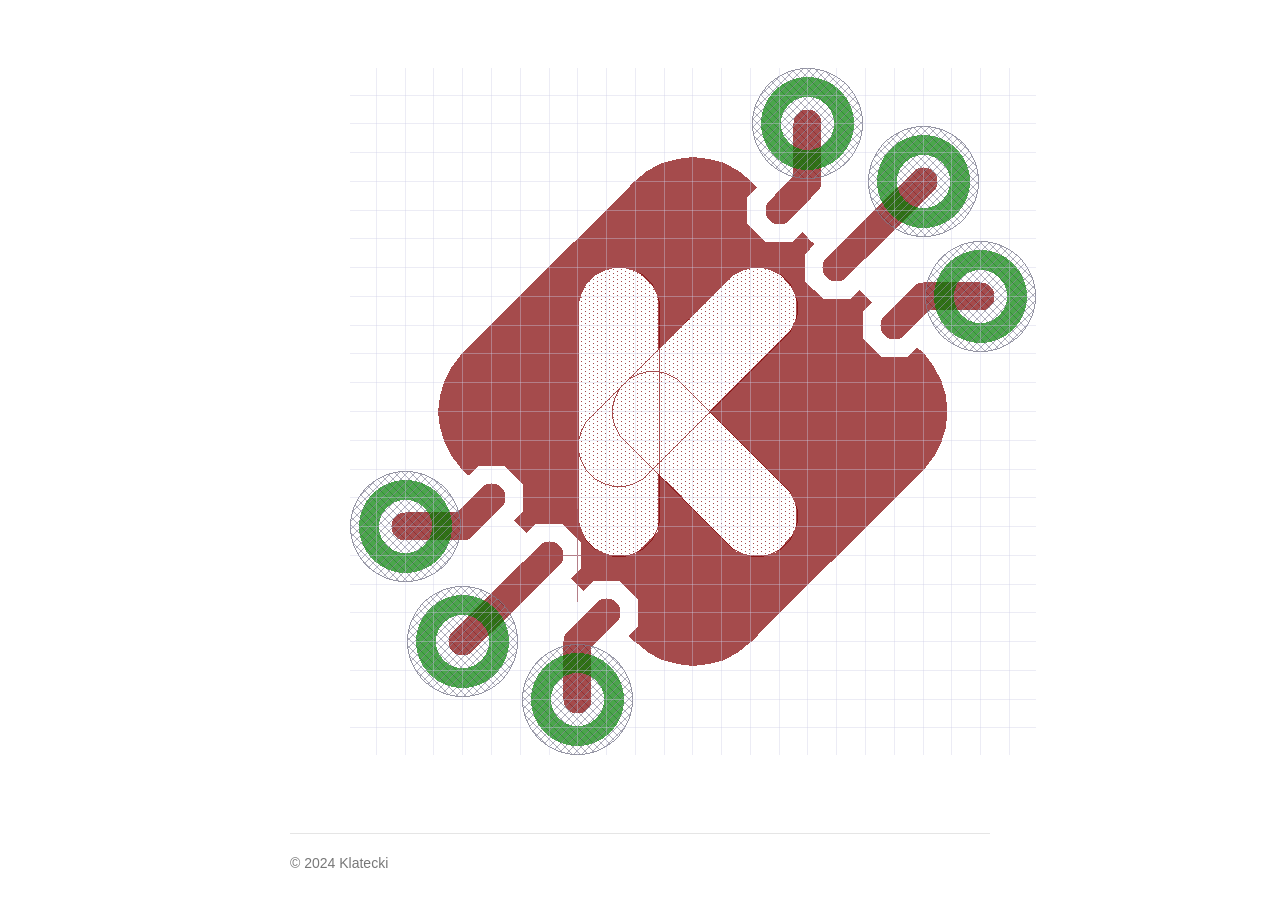
<file: index.html>
<!DOCTYPE html>
<html lang="en">

<head>
        <!-- Global site tag (gtag.js) - Google Analytics -->
        <script async src="https://www.googletagmanager.com/gtag/js?id=G-XKD1MQL7WJ"></script>
        <script>
          window.dataLayer = window.dataLayer || [];
          function gtag(){dataLayer.push(arguments);}
          gtag('js', new Date());

          gtag('config', 'G-XKD1MQL7WJ');
        </script>

        <meta charset="utf-8">
        <meta http-equiv="X-UA-Compatible" content="IE=edge">
        <meta name="viewport" content="width=device-width, initial-scale=1">
        <!-- The above 3 meta tags *must* come first in the head; any other head content must come *after* these tags -->
        <meta name="description" content="Mateusz Klatecki Home Page">
        <meta name="author" content="Mateusz Klatecki">
        <title>klatecki.net</title>
        <link rel="icon" href="favicon.ico">
        <!-- Bootstrap -->
        <link href="bootstrap.min.css" rel="stylesheet">

        <!-- Custom styles for this template -->
        <link href="jumbotron-narrow.css" rel="stylesheet">
</head>

<body>
        <div class="container">

                <div class="jumbotron">
                        <img src="logo.png" />
                </div>

                <footer class="footer">
                        <p>&copy; 2024 Klatecki</p>
                </footer>
        </div> <!-- /container -->
        <!-- jQuery (necessary for Bootstrap's JavaScript plugins) -->
        <script src="jquery.min.js"></script>
        <!-- Include all compiled plugins (below), or include individual files as needed -->
        <script src="bootstrap.min.js"></script>
</body>

</html>
</file>
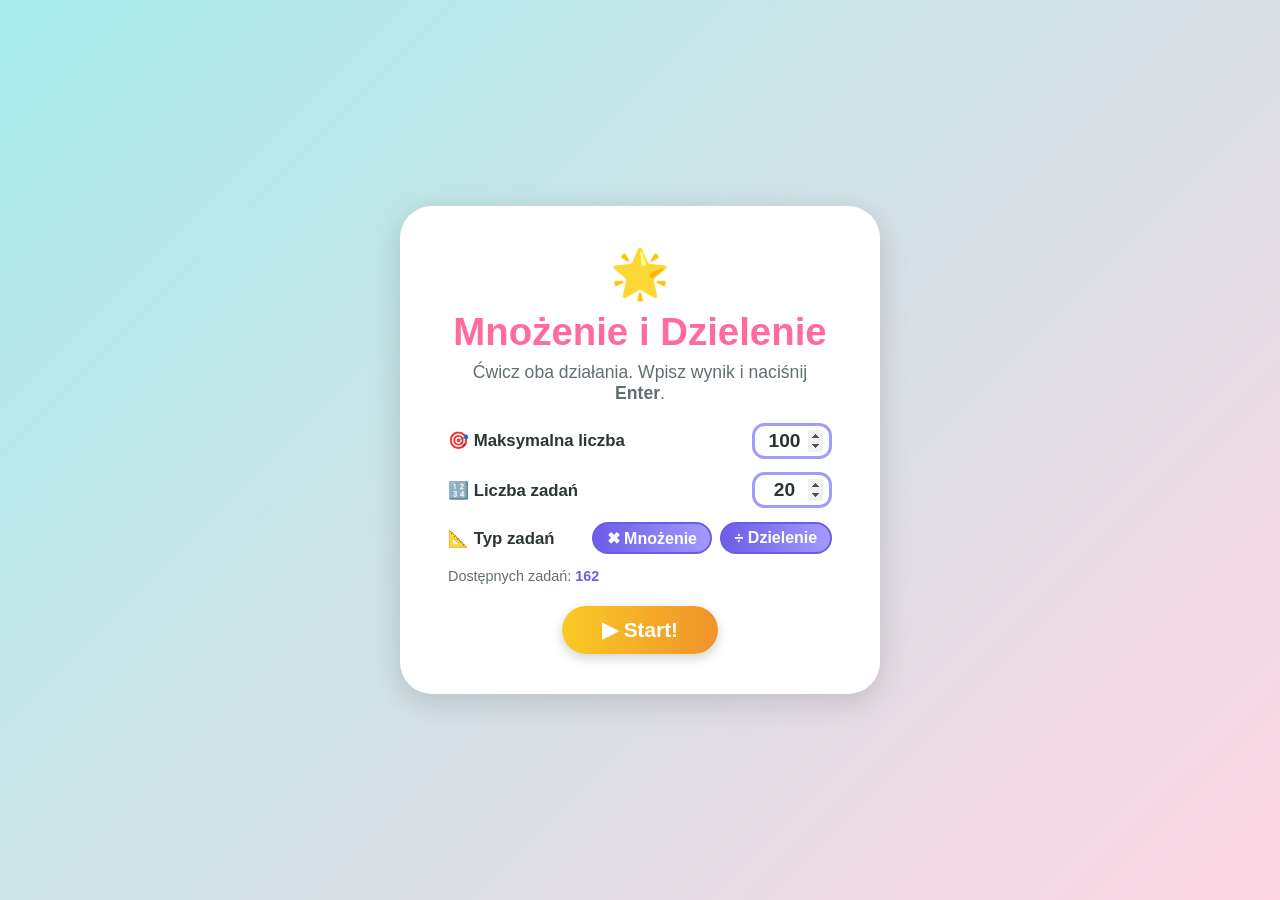
<file: tabliczka/index.html>
<!DOCTYPE html>
<html lang="pl">
<head>
  <meta charset="UTF-8" />
  <meta name="viewport" content="width=device-width, initial-scale=1.0" />
  <meta name="theme-color" content="#6c5ce7" />
  <meta name="mobile-web-app-capable" content="yes">
  <meta name="apple-mobile-web-app-status-bar-style" content="default" />
  <meta name="apple-mobile-web-app-title" content="Tabliczka Math" />
  <link rel="manifest" href="manifest.webmanifest" />
  <link rel="icon" href="icons/icon.svg" type="image/svg+xml" />
  <link rel="apple-touch-icon" href="icons/apple-touch-icon.svg" />
  <link rel="stylesheet" href="styles.css" />
  <title>Mnożenie i Dzielenie 🌟</title>
</head>
<body>

<!-- ═══════════════════════ START SCREEN ═══════════════════════ -->
<div class="card">

  <div id="screen-start" class="screen active">
    <span class="emoji">🌟</span>
    <h1>Mnożenie i Dzielenie</h1>
    <p>Ćwicz oba działania. Wpisz wynik i naciśnij <strong>Enter</strong>.</p>

    <div class="settings">
      <div class="settings-row">
        <label for="cfg-max-result">🎯 Maksymalna liczba</label>
        <input class="setting-input" type="number" id="cfg-max-result"
               min="10" max="100" value="100" />
      </div>
      <div class="settings-row">
        <label for="cfg-total">🔢 Liczba zadań</label>
        <input class="setting-input" type="number" id="cfg-total"
               min="5" max="50" value="20" />
      </div>
      <div class="settings-row">
        <label>📐 Typ zadań</label>
        <div class="type-toggles">
          <label class="type-toggle">
            <input type="checkbox" id="cfg-multiply" checked />
            <span>✖ Mnożenie</span>
          </label>
          <label class="type-toggle">
            <input type="checkbox" id="cfg-divide" checked />
            <span>÷ Dzielenie</span>
          </label>
        </div>
      </div>
      <p class="pairs-hint" id="pairs-hint">Dostępnych zadań: <span id="pairs-count">162</span></p>
      <p class="type-error hidden" id="type-error">⚠ Zaznacz co najmniej jeden typ zadań!</p>
    </div>

    <button class="btn btn-primary" id="btn-start">▶ Start!</button>
  </div>

  <!-- ═══════════════════════ GAME SCREEN ═══════════════════════ -->
  <div id="screen-game" class="screen">
    <p class="progress-label" id="progress-label">Zadanie 1 / 20</p>
    <div class="progress-wrap">
      <div class="progress-bar" id="progress-bar" style="width:0%"></div>
    </div>

    <div class="task" id="task-display">? ? ? = </div>

    <div>
      <input
        class="answer-input"
        type="number"
        id="answer-input"
        min="1" max="100"
        autocomplete="off"
        inputmode="numeric"
        placeholder="?"
      />
    </div>

    <div class="feedback hidden" id="feedback"></div>

    <button class="btn btn-check" id="btn-check">✔ Sprawdź</button>
  </div>

  <!-- ═══════════════════════ RESULTS SCREEN ═══════════════════════ -->
  <div id="screen-results" class="screen">
    <span class="emoji" id="results-emoji">🏆</span>
    <h2>Koniec gry!</h2>

    <div class="stats-grid">
      <div class="stat-box time">
        <div class="stat-value" id="stat-time">0s</div>
        <div class="stat-label">⏱ Czas</div>
      </div>
      <div class="stat-box ok">
        <div class="stat-value" id="stat-correct">0</div>
        <div class="stat-label">✅ Poprawne</div>
      </div>
      <div class="stat-box wrong">
        <div class="stat-value" id="stat-wrong">0</div>
        <div class="stat-label">❌ Błędne</div>
      </div>
    </div>

    <p id="results-message"></p>
    <section class="results-review" id="results-review" hidden>
      <h3>📝 Sprawdź błędne odpowiedzi</h3>
      <ul class="results-review-list" id="results-review-list"></ul>
    </section>
    <button class="btn btn-success" id="btn-restart">🔄 Zagraj ponownie</button>
  </div>

</div><!-- .card -->

<script src="app.js" defer></script>
</body>
</html>
</file>
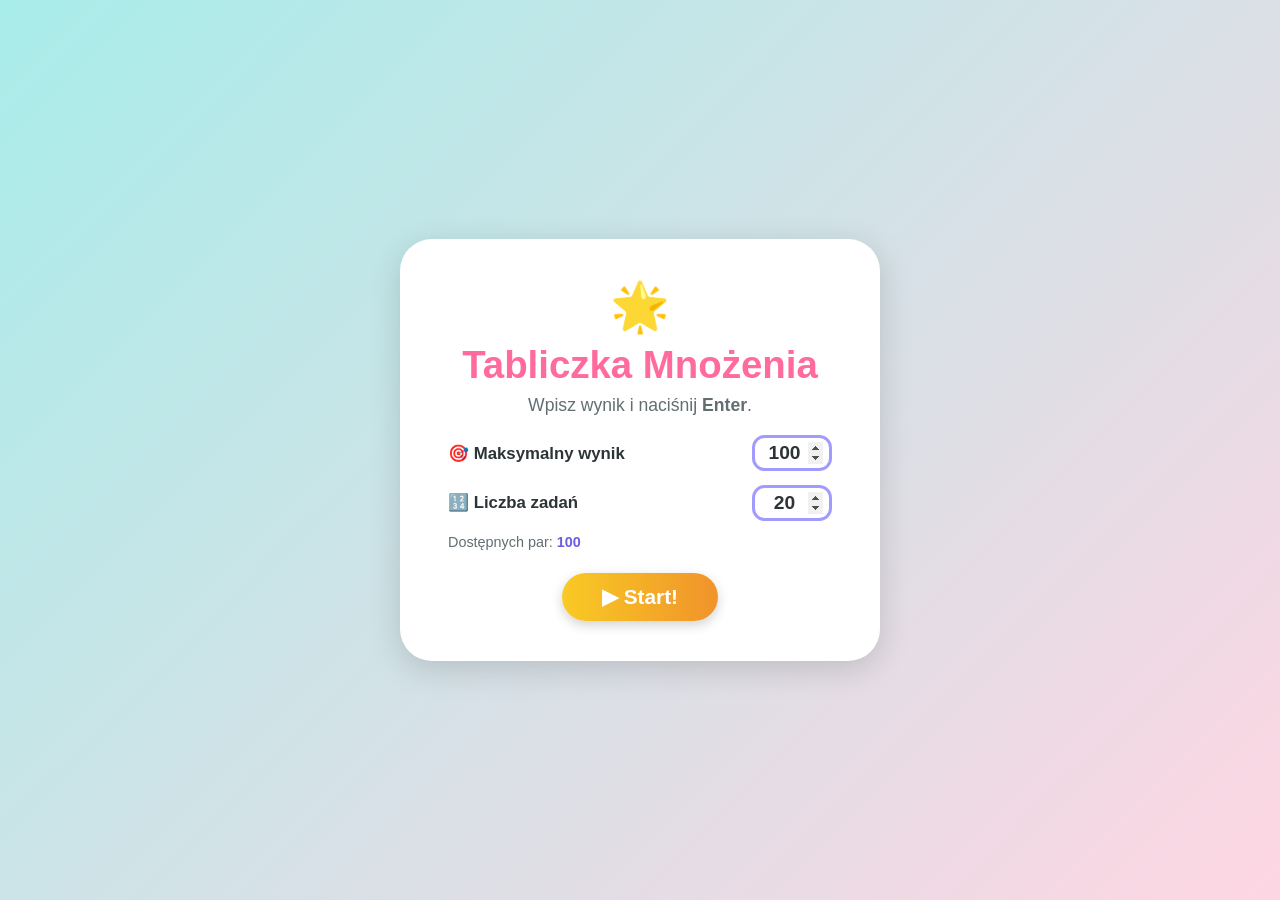
<file: tabliczka.html>
<!DOCTYPE html>
<html lang="pl">
<head>
  <meta charset="UTF-8" />
  <meta name="viewport" content="width=device-width, initial-scale=1.0" />
  <title>Tabliczka Mnożenia 🌟</title>
  <style>
    /* ── Reset & base ── */
    *, *::before, *::after { box-sizing: border-box; margin: 0; padding: 0; }

    body {
      min-height: 100vh;
      display: flex;
      align-items: center;
      justify-content: center;
      font-family: 'Segoe UI', Tahoma, Geneva, Verdana, sans-serif;
      background: linear-gradient(135deg, #a8edea 0%, #fed6e3 100%);
      padding: 1rem;
    }

    /* ── Card container ── */
    .card {
      background: #fff;
      border-radius: 2rem;
      padding: 2.5rem 3rem;
      text-align: center;
      box-shadow: 0 8px 32px rgba(0,0,0,0.15);
      max-width: 480px;
      width: 100%;
    }

    /* ── Typography ── */
    h1 { font-size: 2.4rem; color: #ff6b9d; margin-bottom: .5rem; }
    h2 { font-size: 1.6rem; color: #6c5ce7; margin-bottom: 1.2rem; }
    p  { font-size: 1.1rem; color: #636e72; margin-bottom: 1rem; }

    /* ── Buttons ── */
    .btn {
      display: inline-block;
      padding: .75rem 2.5rem;
      font-size: 1.3rem;
      font-weight: 700;
      border: none;
      border-radius: 3rem;
      cursor: pointer;
      transition: transform .1s, box-shadow .1s;
      box-shadow: 0 4px 12px rgba(0,0,0,0.18);
    }
    .btn:active { transform: scale(.96); box-shadow: 0 2px 6px rgba(0,0,0,0.15); }

    .btn-primary  { background: linear-gradient(90deg, #f9ca24, #f0932b); color: #fff; }
    .btn-success  { background: linear-gradient(90deg, #6ab04c, #badc58); color: #fff; }
    .btn-check    { background: linear-gradient(90deg, #6c5ce7, #a29bfe); color: #fff; }

    /* ── Progress bar ── */
    .progress-wrap {
      background: #dfe6e9;
      border-radius: 1rem;
      height: .75rem;
      overflow: hidden;
      margin-bottom: 1.5rem;
    }
    .progress-bar {
      height: 100%;
      background: linear-gradient(90deg, #fdcb6e, #e17055);
      border-radius: 1rem;
      transition: width .3s ease;
    }
    .progress-label {
      font-size: .95rem;
      color: #636e72;
      margin-bottom: .4rem;
    }

    /* ── Task display ── */
    .task {
      font-size: 3.5rem;
      font-weight: 800;
      color: #2d3436;
      margin: 1rem 0;
      letter-spacing: .05em;
    }

    /* ── Answer input ── */
    .answer-input {
      font-size: 2.2rem;
      width: 6rem;
      text-align: center;
      border: 3px solid #a29bfe;
      border-radius: 1rem;
      padding: .25rem .5rem;
      outline: none;
      transition: border-color .2s;
      color: #2d3436;
      margin-bottom: 1.2rem;
    }
    .answer-input:focus { border-color: #6c5ce7; }

    /* ── Feedback ── */
    .feedback {
      min-height: 2.2rem;
      font-size: 1.4rem;
      font-weight: 700;
      border-radius: .75rem;
      padding: .3rem .8rem;
      margin-bottom: .8rem;
      transition: opacity .2s;
    }
    .feedback.correct { color: #27ae60; background: #d5f5e3; }
    .feedback.wrong   { color: #c0392b; background: #fdecea; }
    .feedback.hidden  { opacity: 0; }

    /* ── Results ── */
    .stats-grid {
      display: grid;
      grid-template-columns: 1fr 1fr 1fr;
      gap: 1rem;
      margin: 1.5rem 0;
    }
    .stat-box {
      background: #f8f9fa;
      border-radius: 1.2rem;
      padding: 1rem .5rem;
    }
    .stat-box .stat-value {
      font-size: 2rem;
      font-weight: 800;
    }
    .stat-box .stat-label {
      font-size: .85rem;
      color: #636e72;
      margin-top: .2rem;
    }
    .stat-box.time   .stat-value { color: #6c5ce7; }
    .stat-box.ok     .stat-value { color: #27ae60; }
    .stat-box.wrong  .stat-value { color: #e17055; }

    /* ── Settings form ── */
    .settings { margin: 1.2rem 0 1.4rem; text-align: left; }
    .settings-row {
      display: flex;
      align-items: center;
      justify-content: space-between;
      gap: .75rem;
      margin-bottom: .85rem;
    }
    .settings-row label {
      font-size: 1.05rem;
      color: #2d3436;
      font-weight: 600;
      flex: 1;
    }
    .setting-input {
      width: 5rem;
      font-size: 1.2rem;
      font-weight: 700;
      text-align: center;
      border: 3px solid #a29bfe;
      border-radius: .8rem;
      padding: .25rem .4rem;
      outline: none;
      color: #2d3436;
      transition: border-color .2s;
      -moz-appearance: textfield;
    }
    .setting-input::-webkit-inner-spin-button,
    .setting-input::-webkit-outer-spin-button { opacity: 1; }
    .setting-input:focus { border-color: #6c5ce7; }
    .setting-input.invalid { border-color: #e17055; background: #fff5f5; }
    .pairs-hint {
      font-size: .9rem;
      color: #636e72;
      margin-bottom: .2rem;
    }
    .pairs-hint span { font-weight: 700; color: #6c5ce7; }

    /* ── Emoji decoration ── */
    .emoji { font-size: 3rem; display: block; margin-bottom: .5rem; }

    /* ── Screen visibility ── */
    .screen { display: none; }
    .screen.active { display: block; }

    /* ── Bounce animation on correct answer ── */
    @keyframes pop {
      0%   { transform: scale(1); }
      50%  { transform: scale(1.15); }
      100% { transform: scale(1); }
    }
    .pop { animation: pop .25s ease; }
  </style>
</head>
<body>

<!-- ═══════════════════════ START SCREEN ═══════════════════════ -->
<div class="card">

  <div id="screen-start" class="screen active">
    <span class="emoji">🌟</span>
    <h1>Tabliczka Mnożenia</h1>
    <p>Wpisz wynik i naciśnij <strong>Enter</strong>.</p>

    <div class="settings">
      <div class="settings-row">
        <label for="cfg-max-result">🎯 Maksymalny wynik</label>
        <input class="setting-input" type="number" id="cfg-max-result"
               min="10" max="100" value="100" />
      </div>
      <div class="settings-row">
        <label for="cfg-total">🔢 Liczba zadań</label>
        <input class="setting-input" type="number" id="cfg-total"
               min="5" max="50" value="20" />
      </div>
      <p class="pairs-hint" id="pairs-hint">Dostępnych par: <span id="pairs-count">100</span></p>
    </div>

    <button class="btn btn-primary" id="btn-start">▶ Start!</button>
  </div>

  <!-- ═══════════════════════ GAME SCREEN ═══════════════════════ -->
  <div id="screen-game" class="screen">
    <p class="progress-label" id="progress-label">Zadanie 1 / 20</p>
    <div class="progress-wrap">
      <div class="progress-bar" id="progress-bar" style="width:0%"></div>
    </div>

    <div class="task" id="task-display">? × ? = </div>

    <div>
      <input
        class="answer-input"
        type="number"
        id="answer-input"
        min="1" max="100"
        autocomplete="off"
        inputmode="numeric"
        placeholder="?"
      />
    </div>

    <div class="feedback hidden" id="feedback"></div>

    <button class="btn btn-check" id="btn-check">✔ Sprawdź</button>
  </div>

  <!-- ═══════════════════════ RESULTS SCREEN ═══════════════════════ -->
  <div id="screen-results" class="screen">
    <span class="emoji" id="results-emoji">🏆</span>
    <h2>Koniec gry!</h2>

    <div class="stats-grid">
      <div class="stat-box time">
        <div class="stat-value" id="stat-time">0s</div>
        <div class="stat-label">⏱ Czas</div>
      </div>
      <div class="stat-box ok">
        <div class="stat-value" id="stat-correct">0</div>
        <div class="stat-label">✅ Poprawne</div>
      </div>
      <div class="stat-box wrong">
        <div class="stat-value" id="stat-wrong">0</div>
        <div class="stat-label">❌ Błędne</div>
      </div>
    </div>

    <p id="results-message"></p>
    <button class="btn btn-success" id="btn-restart">🔄 Zagraj ponownie</button>
  </div>

</div><!-- .card -->

<script>
  /* ══════════════════════════════════════════
     Game class — state and logic
  ══════════════════════════════════════════ */
  class Game {
    static FACTOR_MAX = 10; // czynniki zawsze 1–10

    constructor() {
      this.questions = [];
      this.index = 0;
      this.correct = 0;
      this.wrong = 0;
      this.total = 20;
      this.maxResult = 100;
      this.startTime = null;
      this.endTime = null;
    }

    /** Returns all unique pairs (a,b) with a*b <= maxResult */
    static availablePairs(maxResult) {
      const pairs = [];
      for (let a = 1; a <= Game.FACTOR_MAX; a++)
        for (let b = 1; b <= Game.FACTOR_MAX; b++)
          if (a * b <= maxResult) pairs.push([a, b]);
      return pairs;
    }

    /** Generate `total` unique shuffled pairs from the filtered pool */
    generateQuestions() {
      const pool = Game.availablePairs(this.maxResult);
      for (let i = pool.length - 1; i > 0; i--) {
        const j = Math.floor(Math.random() * (i + 1));
        [pool[i], pool[j]] = [pool[j], pool[i]];
      }
      this.questions = pool.slice(0, this.total);
    }

    start(total, maxResult) {
      this.maxResult = maxResult;
      const available = Game.availablePairs(maxResult).length;
      this.total = Math.min(total, available);
      this.generateQuestions();
      this.index = 0;
      this.correct = 0;
      this.wrong = 0;
      this.startTime = Date.now();
      this.endTime = null;
    }

    get current() { return this.questions[this.index]; }
    get isFinished() { return this.index >= this.total; }
    get progress() { return this.index / this.total; }

    /** Submit an answer. Returns true if correct. */
    submit(value) {
      const [a, b] = this.current;
      const isCorrect = value === a * b;
      if (isCorrect) this.correct++; else this.wrong++;
      this.index++;
      if (this.isFinished) this.endTime = Date.now();
      return isCorrect;
    }

    get elapsedSeconds() {
      const ms = (this.endTime || Date.now()) - this.startTime;
      return (ms / 1000).toFixed(1);
    }
  }

  /* ══════════════════════════════════════════
     UI helpers
  ══════════════════════════════════════════ */
  const $ = id => document.getElementById(id);

  function showScreen(name) {
    ['start', 'game', 'results'].forEach(s => {
      $(`screen-${s}`).classList.toggle('active', s === name);
    });
  }

  /* ══════════════════════════════════════════
     Controller
  ══════════════════════════════════════════ */
  const game = new Game();
  let waitingForNext = false; // true while showing feedback, before advancing

  /* ── Settings helpers ── */
  function getSettings() {
    const maxResult = Math.min(100, Math.max(10, parseInt($('cfg-max-result').value, 10) || 100));
    const total     = Math.min(50,  Math.max(5,  parseInt($('cfg-total').value,      10) || 20));
    return { maxResult, total };
  }

  function updatePairsHint() {
    const { maxResult, total } = getSettings();
    const available = Game.availablePairs(maxResult).length;
    $('pairs-count').textContent = available;
    const totalInput = $('cfg-total');
    if (total > available) {
      totalInput.classList.add('invalid');
      $('pairs-hint').title = `Zmniejszono liczbę zadań do ${available}`;
    } else {
      totalInput.classList.remove('invalid');
      $('pairs-hint').title = '';
    }
  }

  $('cfg-max-result').addEventListener('input', updatePairsHint);
  $('cfg-total').addEventListener('input', updatePairsHint);
  updatePairsHint(); // init on load

  function renderQuestion() {
    const [a, b] = game.current;
    $('task-display').textContent = `${a} × ${b} = `;
    $('answer-input').value = '';
    $('answer-input').focus();
    hideFeedback();
    updateProgress();
  }

  function updateProgress() {
    const n = game.index + 1;
    $('progress-label').textContent = `Zadanie ${n} / ${game.total}`;
    $('progress-bar').style.width = `${game.progress * 100}%`;
  }

  function showFeedback(text, cls) {
    const el = $('feedback');
    el.textContent = text;
    el.className = `feedback ${cls}`;
  }

  function hideFeedback() {
    $('feedback').className = 'feedback hidden';
    $('feedback').textContent = '';
  }

  function handleAnswer() {
    if (waitingForNext) {
      advanceOrFinish();
      return;
    }

    const raw = $('answer-input').value.trim();
    if (raw === '') return;
    const value = parseInt(raw, 10);
    if (isNaN(value)) return;

    const [a, b] = game.current;
    const isCorrect = game.submit(value);

    if (isCorrect) {
      showFeedback('✅ Brawo! To dobra odpowiedź!', 'correct');
      $('task-display').classList.add('pop');
      setTimeout(() => $('task-display').classList.remove('pop'), 300);
    } else {
      showFeedback(`❌ Błąd! ${a} × ${b} = ${a * b}`, 'wrong');
    }

    $('btn-check').textContent = game.isFinished ? '📊 Wyniki' : '➡ Dalej';
    waitingForNext = true;
  }

  function advanceOrFinish() {
    waitingForNext = false;
    $('btn-check').textContent = '✔ Sprawdź';
    if (game.isFinished) {
      showResults();
    } else {
      renderQuestion();
    }
  }

  function showResults() {
    const secs = parseFloat(game.elapsedSeconds);
    const timeStr = secs >= 60
      ? `${Math.floor(secs / 60)}m ${(secs % 60).toFixed(1)}s`
      : `${secs.toFixed(1)}s`;

    $('stat-time').textContent = timeStr;
    $('stat-correct').textContent = game.correct;
    $('stat-wrong').textContent = game.wrong;

    const pct = game.correct / game.total;
    let emoji = '🌟', msg = '';
    if (pct === 1)        { emoji = '🏆'; msg = 'Perfekcyjny wynik! Jesteś mistrzem!'; }
    else if (pct >= 0.8)  { emoji = '😊'; msg = 'Świetny wynik! Tak trzymaj!'; }
    else if (pct >= 0.5)  { emoji = '💪'; msg = 'Dobra robota! Ćwicz dalej!'; }
    else                  { emoji = '📚'; msg = 'Nie poddawaj się! Spróbuj jeszcze raz!'; }

    $('results-emoji').textContent = emoji;
    $('results-message').textContent = msg;
    showScreen('results');
  }

  /* ══════════════════════════════════════════
     Event listeners
  ══════════════════════════════════════════ */
  $('btn-start').addEventListener('click', () => {
    const { maxResult, total } = getSettings();
    game.start(total, maxResult);
    waitingForNext = false;
    $('btn-check').textContent = '✔ Sprawdź';
    showScreen('game');
    renderQuestion();
  });

  $('btn-check').addEventListener('click', handleAnswer);

  $('answer-input').addEventListener('keydown', e => {
    if (e.key === 'Enter') handleAnswer();
  });

  $('btn-restart').addEventListener('click', () => {
    showScreen('start');
  });
</script>
</body>
</html>
</file>
<file: jumbotron-narrow.css>
/* Space out content a bit */
body {
  padding-top: 20px;
  padding-bottom: 20px;
}

/* Everything but the jumbotron gets side spacing for mobile first views */
.header,
.marketing,
.footer {
  padding-right: 15px;
  padding-left: 15px;
}

/* Custom page header */
.header {
  padding-bottom: 20px;
  border-bottom: 1px solid #e5e5e5;
}
/* Make the masthead heading the same height as the navigation */
.header h3 {
  margin-top: 0;
  margin-bottom: 0;
  line-height: 40px;
}

/* Custom page footer */
.footer {
  padding-top: 19px;
  color: #777;
  border-top: 1px solid #e5e5e5;
}

/* Customize container */
@media (min-width: 768px) {
  .container {
    max-width: 730px;
  }
}
.container-narrow > hr {
  margin: 30px 0;
}

/* Main marketing message and sign up button */
.jumbotron {
  text-align: center;
  border-bottom: 2px solid #e5e5e5;
  background-color: #FFF
}
.jumbotron .btn {
  padding: 14px 24px;
  font-size: 21px;
}

/* Supporting marketing content */
.marketing {
  margin: 40px 0;
}
.marketing p + h4 {
  margin-top: 28px;
}

/* Responsive: Portrait tablets and up */
@media screen and (min-width: 768px) {
  /* Remove the padding we set earlier */
  .header,
  .marketing,
  .footer {
    padding-right: 0;
    padding-left: 0;
  }
  /* Space out the masthead */
  .header {
    margin-bottom: 0px;
  }
  /* Remove the bottom border on the jumbotron for visual effect */
  .jumbotron {
    border-bottom: 0;
  }
}
</file>
<file: tabliczka/styles.css>
/* Reset & base */
*,
*::before,
*::after {
  box-sizing: border-box;
  margin: 0;
  padding: 0;
}

body {
  min-height: 100vh;
  display: flex;
  align-items: center;
  justify-content: center;
  font-family: 'Segoe UI', Tahoma, Geneva, Verdana, sans-serif;
  background: linear-gradient(135deg, #a8edea 0%, #fed6e3 100%);
  padding: 1rem;
}

/* Card container */
.card {
  background: #fff;
  border-radius: 2rem;
  padding: 2.5rem 3rem;
  text-align: center;
  box-shadow: 0 8px 32px rgba(0, 0, 0, 0.15);
  max-width: 480px;
  width: 100%;
}

/* Typography */
h1 {
  font-size: 2.4rem;
  color: #ff6b9d;
  margin-bottom: 0.5rem;
}

h2 {
  font-size: 1.6rem;
  color: #6c5ce7;
  margin-bottom: 1.2rem;
}

h3 {
  font-size: 1.15rem;
  color: #2d3436;
  margin-bottom: 0.85rem;
}

p {
  font-size: 1.1rem;
  color: #636e72;
  margin-bottom: 1rem;
}

/* Buttons */
.btn {
  display: inline-block;
  padding: 0.75rem 2.5rem;
  font-size: 1.3rem;
  font-weight: 700;
  border: none;
  border-radius: 3rem;
  cursor: pointer;
  transition: transform 0.1s, box-shadow 0.1s;
  box-shadow: 0 4px 12px rgba(0, 0, 0, 0.18);
}

.btn:active {
  transform: scale(0.96);
  box-shadow: 0 2px 6px rgba(0, 0, 0, 0.15);
}

.btn-primary {
  background: linear-gradient(90deg, #f9ca24, #f0932b);
  color: #fff;
}

.btn-success {
  background: linear-gradient(90deg, #6ab04c, #badc58);
  color: #fff;
}

.btn-check {
  background: linear-gradient(90deg, #6c5ce7, #a29bfe);
  color: #fff;
}

/* Progress bar */
.progress-wrap {
  background: #dfe6e9;
  border-radius: 1rem;
  height: 0.75rem;
  overflow: hidden;
  margin-bottom: 1.5rem;
}

.progress-bar {
  height: 100%;
  background: linear-gradient(90deg, #fdcb6e, #e17055);
  border-radius: 1rem;
  transition: width 0.3s ease;
}

.progress-label {
  font-size: 0.95rem;
  color: #636e72;
  margin-bottom: 0.4rem;
}

/* Task display */
.task {
  font-size: 3.5rem;
  font-weight: 800;
  color: #2d3436;
  margin: 1rem 0;
  letter-spacing: 0.05em;
}

/* Answer input */
.answer-input {
  font-size: 2.2rem;
  width: 6rem;
  text-align: center;
  border: 3px solid #a29bfe;
  border-radius: 1rem;
  padding: 0.25rem 0.5rem;
  outline: none;
  transition: border-color 0.2s;
  color: #2d3436;
  margin-bottom: 1.2rem;
}

.answer-input:focus {
  border-color: #6c5ce7;
}

/* Feedback */
.feedback {
  min-height: 2.2rem;
  font-size: 1.4rem;
  font-weight: 700;
  border-radius: 0.75rem;
  padding: 0.3rem 0.8rem;
  margin-bottom: 0.8rem;
  transition: opacity 0.2s;
}

.feedback.correct {
  color: #27ae60;
  background: #d5f5e3;
}

.feedback.wrong {
  color: #c0392b;
  background: #fdecea;
}

.feedback.hidden {
  opacity: 0;
}

/* Results */
.stats-grid {
  display: grid;
  grid-template-columns: 1fr 1fr 1fr;
  gap: 1rem;
  margin: 1.5rem 0;
}

.stat-box {
  background: #f8f9fa;
  border-radius: 1.2rem;
  padding: 1rem 0.5rem;
}

.stat-box .stat-value {
  font-size: 2rem;
  font-weight: 800;
}

.stat-box .stat-label {
  font-size: 0.85rem;
  color: #636e72;
  margin-top: 0.2rem;
}

.stat-box.time .stat-value {
  color: #6c5ce7;
}

.stat-box.ok .stat-value {
  color: #27ae60;
}

.stat-box.wrong .stat-value {
  color: #e17055;
}

.results-review {
  margin: 1.5rem 0;
  text-align: left;
}

.results-review-list {
  list-style: none;
  display: grid;
  gap: 0.75rem;
  padding: 0;
  margin: 0;
}

.results-review-item {
  background: #fff7f3;
  border: 1px solid #ffd7c9;
  border-radius: 1rem;
  padding: 0.85rem 1rem;
}

.results-review-task {
  font-size: 1.15rem;
  font-weight: 800;
  color: #2d3436;
  margin-bottom: 0.25rem;
}

.results-review-detail {
  font-size: 0.95rem;
  color: #636e72;
  margin-bottom: 0;
}

/* Settings form */
.settings {
  margin: 1.2rem 0 1.4rem;
  text-align: left;
}

.settings-row {
  display: flex;
  align-items: center;
  justify-content: space-between;
  gap: 0.75rem;
  margin-bottom: 0.85rem;
}

.settings-row label {
  font-size: 1.05rem;
  color: #2d3436;
  font-weight: 600;
  flex: 1;
}

.setting-input {
  width: 5rem;
  font-size: 1.2rem;
  font-weight: 700;
  text-align: center;
  border: 3px solid #a29bfe;
  border-radius: 0.8rem;
  padding: 0.25rem 0.4rem;
  outline: none;
  color: #2d3436;
  transition: border-color 0.2s;
  appearance: textfield;
  -moz-appearance: textfield;
}

.setting-input::-webkit-inner-spin-button,
.setting-input::-webkit-outer-spin-button {
  opacity: 1;
}

.setting-input:focus {
  border-color: #6c5ce7;
}

.setting-input.invalid {
  border-color: #e17055;
  background: #fff5f5;
}

.pairs-hint {
  font-size: 0.9rem;
  color: #636e72;
  margin-bottom: 0.2rem;
}

.pairs-hint span {
  font-weight: 700;
  color: #6c5ce7;
}

/* Type toggles (pill checkboxes) */
.type-toggles {
  display: flex;
  gap: 0.5rem;
}

.type-toggle {
  display: flex;
  align-items: center;
  gap: 0.35rem;
  cursor: pointer;
}

.type-toggle input[type="checkbox"] {
  display: none;
}

.type-toggle span {
  display: inline-block;
  padding: 0.3rem 0.8rem;
  border-radius: 2rem;
  font-size: 1rem;
  font-weight: 700;
  border: 2px solid #a29bfe;
  color: #a29bfe;
  background: #fff;
  transition: background 1.15s, color 0.15s, border-color 1.15s;
  user-select: none;
  white-space: nowrap;
}

.type-toggle input[type="checkbox"]:checked + span {
  background: linear-gradient(90deg, #6c5ce7, #a29bfe);
  color: #fff;
  border-color: #6c5ce7;
}

.type-error {
  font-size: 0.9rem;
  color: #e17055;
  font-weight: 600;
  margin-bottom: 0.2rem;
}

.type-error.hidden {
  display: none;
}

/* Emoji decoration */
.emoji {
  font-size: 3rem;
  display: block;
  margin-bottom: 0.5rem;
}

/* Screen visibility */
.screen {
  display: none;
}

.screen.active {
  display: block;
}

/* Bounce animation on correct answer */
@keyframes pop {
  0% {
    transform: scale(1);
  }

  50% {
    transform: scale(1.15);
  }

  100% {
    transform: scale(1);
  }
}

.pop {
  animation: pop 0.25s ease;
}

/* ── Mobile (≤ 520px, covers Pixel 7 at 412px logical) ── */
@media (max-width: 520px) {
  body {
    align-items: flex-start;
    padding: 0.75rem;
    overflow-y: auto;
  }

  .card {
    padding: 1.5rem 1.25rem;
    border-radius: 1.5rem;
  }

  h1 {
    font-size: 1.75rem;
  }

  h2 {
    font-size: 1.35rem;
  }

  h3 {
    font-size: 1.05rem;
  }

  p {
    font-size: 1rem;
  }

  .emoji {
    font-size: 2.4rem;
  }

  /* Task equation */
  .task {
    font-size: 2.6rem;
    margin: 0.75rem 0;
  }

  /* Answer input — bigger touch target */
  .answer-input {
    font-size: 2rem;
    width: 7.5rem;
    padding: 0.4rem 0.6rem;
  }

  /* Feedback — fit long error messages */
  .feedback {
    font-size: 1.15rem;
  }

  /* Buttons — full width for easy tapping */
  .btn {
    width: 100%;
    padding: 0.9rem 1rem;
    font-size: 1.2rem;
  }

  /* Progress label */
  .progress-label {
    font-size: 0.9rem;
  }

  /* Settings */
  .settings-row {
    flex-wrap: wrap;
    gap: 0.4rem;
  }

  .settings-row label {
    font-size: 0.95rem;
    flex: 1 1 100%;
  }

  .setting-input {
    font-size: 1.1rem;
    width: 4.5rem;
  }

  /* Type toggles */
  .type-toggles {
    flex-wrap: wrap;
    gap: 0.4rem;
  }

  .type-toggle span {
    font-size: 0.9rem;
    padding: 0.3rem 0.65rem;
    white-space: nowrap;
  }

  /* Stats grid */
  .stats-grid {
    gap: 0.6rem;
  }

  .stat-box .stat-value {
    font-size: 1.6rem;
  }

  .stat-box .stat-label {
    font-size: 0.75rem;
  }

  .stat-box {
    padding: 0.75rem 0.25rem;
  }

  .results-review {
    margin: 1.2rem 0;
  }

  .results-review-item {
    padding: 0.75rem 0.85rem;
  }

  .results-review-task {
    font-size: 1.05rem;
  }

  .results-review-detail {
    font-size: 0.9rem;
  }
}
</file>
